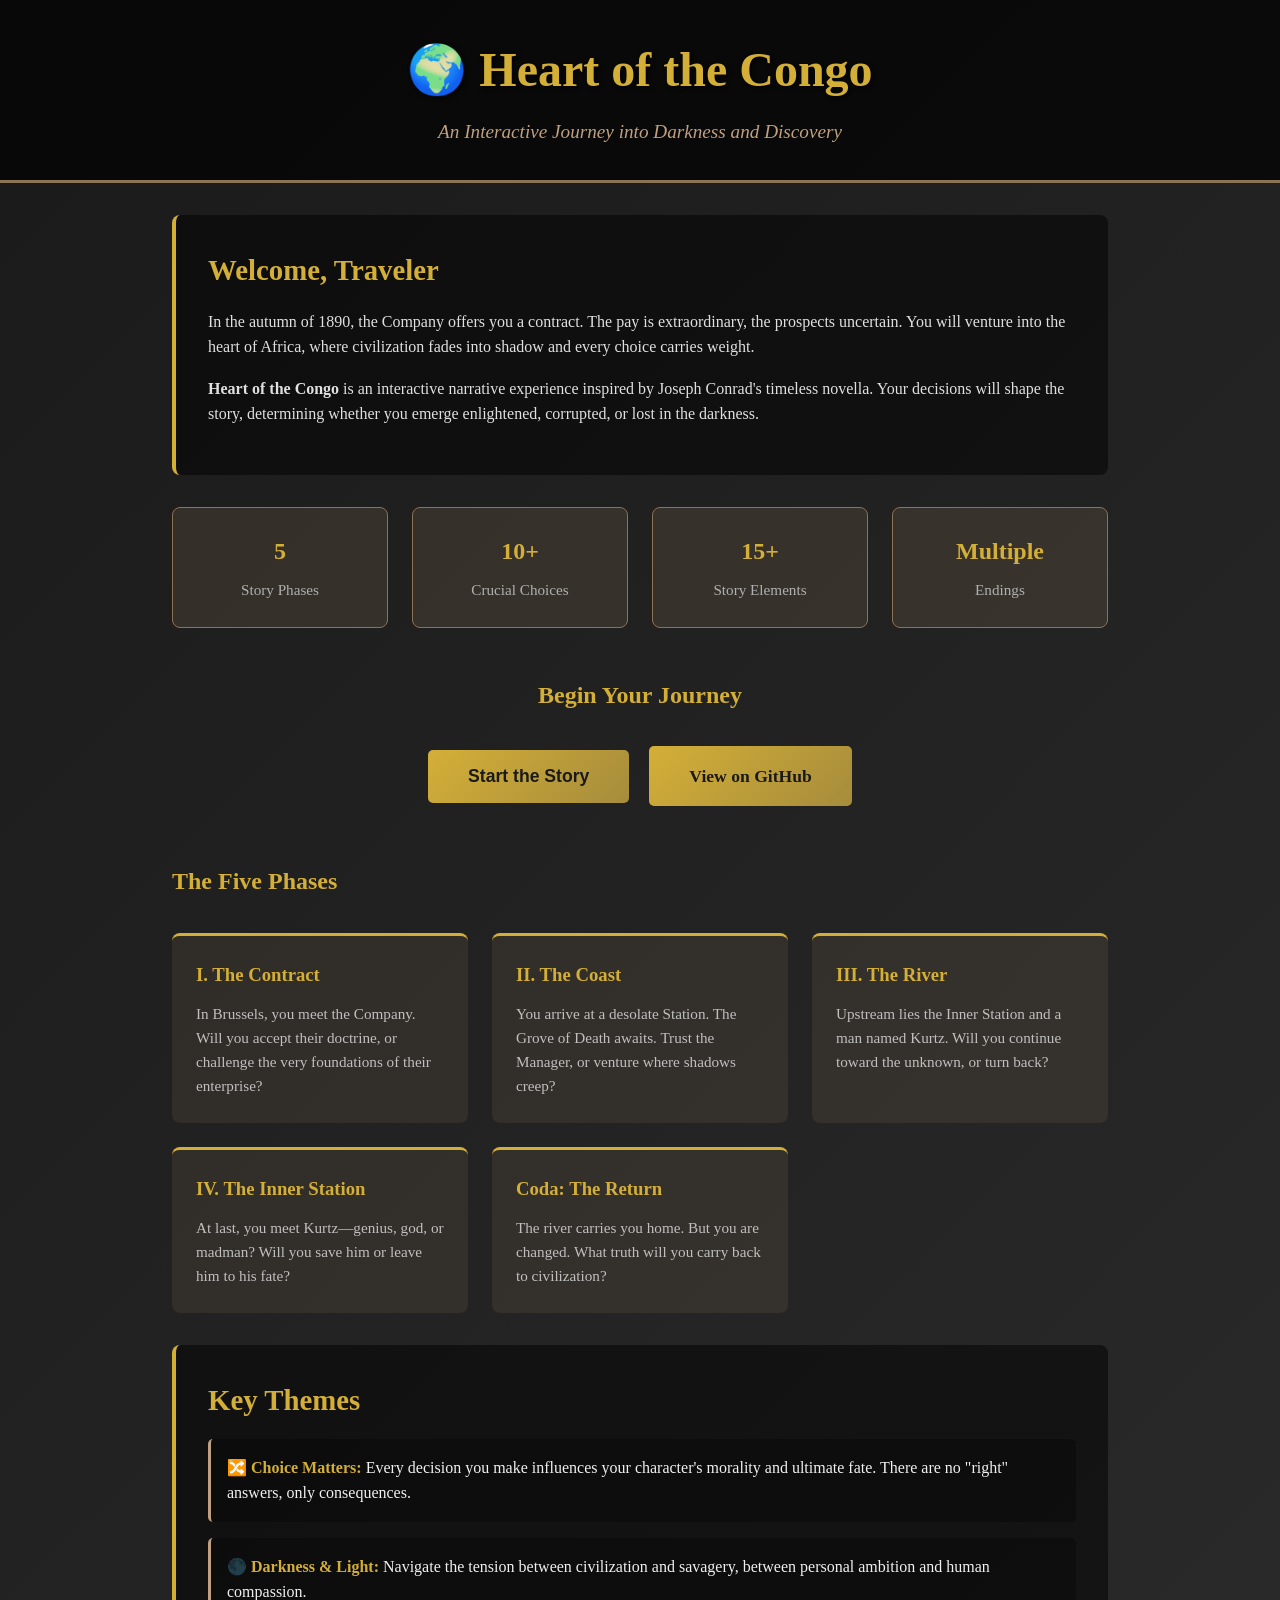
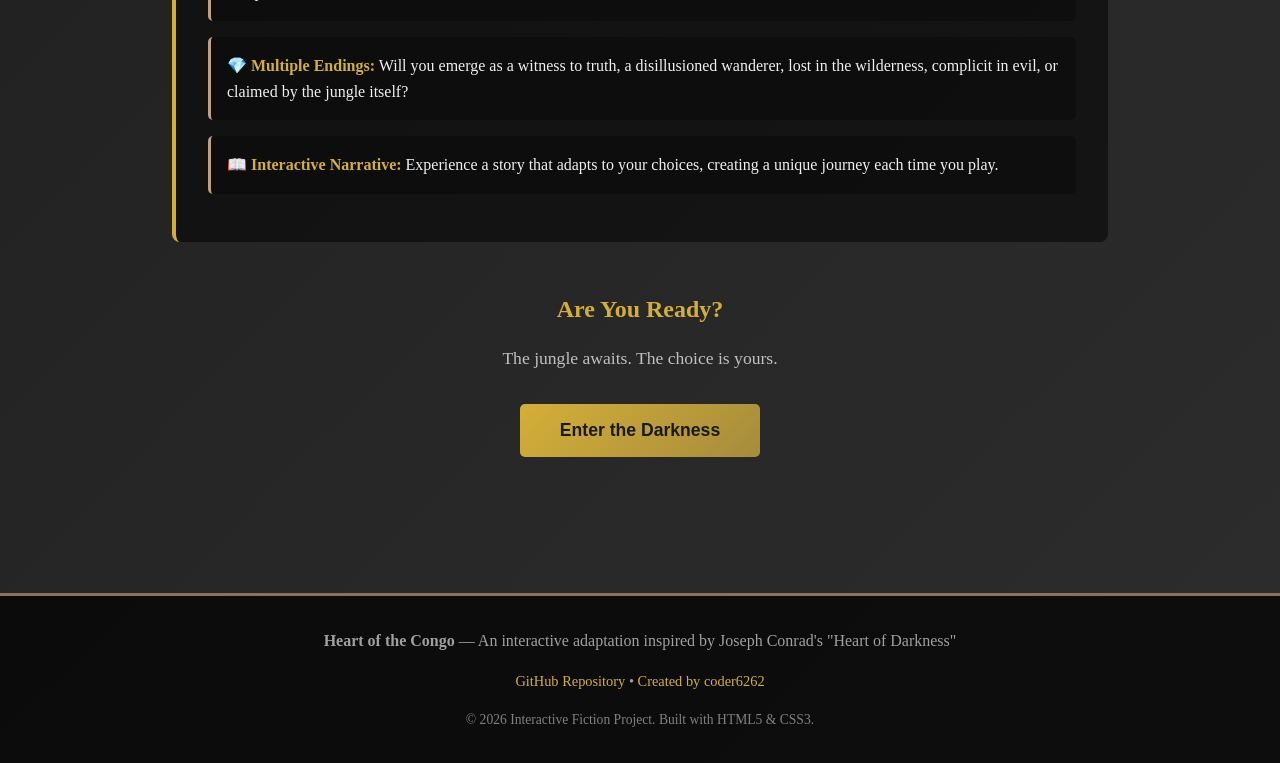
<file: index.html>
<!DOCTYPE html>
<html lang="en">
<head>
    <meta charset="UTF-8">
    <meta name="viewport" content="width=device-width, initial-scale=1.0">
    <title>Heart of the Congo - Interactive Story</title>
    <style>
        * {
            margin: 0;
            padding: 0;
            box-sizing: border-box;
        }

        body {
            font-family: 'Georgia', serif;
            background: linear-gradient(135deg, #1a1a1a 0%, #2d2d2d 100%);
            color: #f0f0f0;
            line-height: 1.6;
            min-height: 100vh;
        }

        header {
            background: rgba(0, 0, 0, 0.7);
            padding: 2rem 0;
            border-bottom: 3px solid #8b7355;
            text-align: center;
        }

        header h1 {
            font-size: 3rem;
            color: #d4af37;
            margin-bottom: 0.5rem;
            text-shadow: 2px 2px 4px rgba(0, 0, 0, 0.8);
        }

        header p {
            font-size: 1.2rem;
            color: #c0a080;
            font-style: italic;
        }

        .container {
            max-width: 1000px;
            margin: 0 auto;
            padding: 2rem;
        }

        .intro-section {
            background: rgba(0, 0, 0, 0.5);
            padding: 2rem;
            border-radius: 8px;
            border-left: 4px solid #d4af37;
            margin-bottom: 2rem;
        }

        .intro-section h2 {
            color: #d4af37;
            margin-bottom: 1rem;
            font-size: 1.8rem;
        }

        .intro-section p {
            margin-bottom: 1rem;
            color: #e0e0e0;
        }

        .story-stats {
            display: grid;
            grid-template-columns: repeat(auto-fit, minmax(200px, 1fr));
            gap: 1.5rem;
            margin: 2rem 0;
        }

        .stat-card {
            background: rgba(139, 115, 85, 0.2);
            padding: 1.5rem;
            border-radius: 8px;
            border: 1px solid #8b7355;
            text-align: center;
        }

        .stat-card h3 {
            color: #d4af37;
            font-size: 1.5rem;
            margin-bottom: 0.5rem;
        }

        .stat-card p {
            color: #b0b0b0;
            font-size: 0.95rem;
        }

        .cta-section {
            text-align: center;
            margin: 3rem 0;
        }

        .btn {
            display: inline-block;
            padding: 1rem 2.5rem;
            background: linear-gradient(135deg, #d4af37 0%, #a68c3c 100%);
            color: #1a1a1a;
            text-decoration: none;
            border-radius: 5px;
            font-size: 1.1rem;
            font-weight: bold;
            transition: all 0.3s ease;
            border: none;
            cursor: pointer;
            margin: 0.5rem;
        }

        .btn:hover {
            transform: translateY(-2px);
            box-shadow: 0 8px 16px rgba(212, 175, 55, 0.3);
        }

        .phases {
            display: grid;
            grid-template-columns: repeat(auto-fit, minmax(220px, 1fr));
            gap: 1.5rem;
            margin: 2rem 0;
        }

        .phase-card {
            background: rgba(139, 115, 85, 0.15);
            padding: 1.5rem;
            border-radius: 8px;
            border-top: 3px solid #d4af37;
            transition: all 0.3s ease;
        }

        .phase-card:hover {
            background: rgba(139, 115, 85, 0.3);
            transform: translateY(-4px);
        }

        .phase-card h3 {
            color: #d4af37;
            margin-bottom: 0.75rem;
        }

        .phase-card p {
            color: #c0c0c0;
            font-size: 0.95rem;
        }

        footer {
            background: rgba(0, 0, 0, 0.7);
            padding: 2rem;
            text-align: center;
            border-top: 3px solid #8b7355;
            margin-top: 3rem;
            color: #a0a0a0;
        }

        footer a {
            color: #d4af37;
            text-decoration: none;
        }

        footer a:hover {
            text-decoration: underline;
        }

        .choice-preview {
            background: rgba(0, 0, 0, 0.3);
            padding: 1rem;
            border-radius: 5px;
            margin: 1rem 0;
            border-left: 3px solid #c0a080;
        }

        .choice-preview strong {
            color: #d4af37;
        }

        @media (max-width: 768px) {
            header h1 {
                font-size: 2rem;
            }

            .container {
                padding: 1rem;
            }

            .story-stats, .phases {
                grid-template-columns: 1fr;
            }
        }
    </style>
  <meta property="og:title" content="Heart of the Congo - Interactive Story">
  <meta name="twitter:title" content="Heart of the Congo - Interactive Story">
  <meta name="description" content="An interactive web adventure exploring African-European Imperialism through Conrad&#39;s Heart of Darkness.">
  <meta property="og:description" content="An interactive web adventure exploring African-European Imperialism through Conrad&#39;s Heart of Darkness.">
  <meta name="twitter:description" content="An interactive web adventure exploring African-European Imperialism through Conrad&#39;s Heart of Darkness.">
  <meta property="og:image" content="https://pub-bb2e103a32db4e198524a2e9ed8f35b4.r2.dev/ab7fa8aa-7d4c-4117-b0ad-cb127447cb38/id-preview-b37caf22--93f38437-7f17-4f26-ae7a-4567dd6b5e98.lovable.app-1778599562715.png">
  <meta name="twitter:image" content="https://pub-bb2e103a32db4e198524a2e9ed8f35b4.r2.dev/ab7fa8aa-7d4c-4117-b0ad-cb127447cb38/id-preview-b37caf22--93f38437-7f17-4f26-ae7a-4567dd6b5e98.lovable.app-1778599562715.png">
  <meta name="twitter:card" content="summary_large_image">
  <meta property="og:type" content="website">
</head>
<body>
    <header>
        <h1>🌍 Heart of the Congo</h1>
        <p>An Interactive Journey into Darkness and Discovery</p>
    </header>

    <div class="container">
        <section class="intro-section">
            <h2>Welcome, Traveler</h2>
            <p>
                In the autumn of 1890, the Company offers you a contract. The pay is extraordinary, 
                the prospects uncertain. You will venture into the heart of Africa, where civilization 
                fades into shadow and every choice carries weight.
            </p>
            <p>
                <strong>Heart of the Congo</strong> is an interactive narrative experience inspired by 
                Joseph Conrad's timeless novella. Your decisions will shape the story, determining whether 
                you emerge enlightened, corrupted, or lost in the darkness.
            </p>
        </section>

        <section class="story-stats">
            <div class="stat-card">
                <h3>5</h3>
                <p>Story Phases</p>
            </div>
            <div class="stat-card">
                <h3>10+</h3>
                <p>Crucial Choices</p>
            </div>
            <div class="stat-card">
                <h3>15+</h3>
                <p>Story Elements</p>
            </div>
            <div class="stat-card">
                <h3>Multiple</h3>
                <p>Endings</p>
            </div>
        </section>

        <section class="cta-section">
            <h2 style="color: #d4af37; margin-bottom: 1.5rem;">Begin Your Journey</h2>
            <button class="btn" onclick="alert('Story experience coming soon. Check back for the interactive narrative.')">
                Start the Story
            </button>
            <a href="https://github.com/coder6262/heart-of-the-congo" class="btn">
                View on GitHub
            </a>
        </section>

        <section>
            <h2 style="color: #d4af37; margin: 2rem 0 1rem 0;">The Five Phases</h2>
            <div class="phases">
                <div class="phase-card">
                    <h3>I. The Contract</h3>
                    <p>
                        In Brussels, you meet the Company. Will you accept their doctrine, 
                        or challenge the very foundations of their enterprise?
                    </p>
                </div>
                <div class="phase-card">
                    <h3>II. The Coast</h3>
                    <p>
                        You arrive at a desolate Station. The Grove of Death awaits. 
                        Trust the Manager, or venture where shadows creep?
                    </p>
                </div>
                <div class="phase-card">
                    <h3>III. The River</h3>
                    <p>
                        Upstream lies the Inner Station and a man named Kurtz. 
                        Will you continue toward the unknown, or turn back?
                    </p>
                </div>
                <div class="phase-card">
                    <h3>IV. The Inner Station</h3>
                    <p>
                        At last, you meet Kurtz—genius, god, or madman? 
                        Will you save him or leave him to his fate?
                    </p>
                </div>
                <div class="phase-card">
                    <h3>Coda: The Return</h3>
                    <p>
                        The river carries you home. But you are changed. 
                        What truth will you carry back to civilization?
                    </p>
                </div>
            </div>
        </section>

        <section class="intro-section">
            <h2>Key Themes</h2>
            <div class="choice-preview">
                <strong>🔀 Choice Matters:</strong> Every decision you make influences your character's morality and ultimate fate. 
                There are no "right" answers, only consequences.
            </div>
            <div class="choice-preview">
                <strong>🌑 Darkness & Light:</strong> Navigate the tension between civilization and savagery, 
                between personal ambition and human compassion.
            </div>
            <div class="choice-preview">
                <strong>💎 Multiple Endings:</strong> Will you emerge as a witness to truth, a disillusioned wanderer, 
                lost in the wilderness, complicit in evil, or claimed by the jungle itself?
            </div>
            <div class="choice-preview">
                <strong>📖 Interactive Narrative:</strong> Experience a story that adapts to your choices, 
                creating a unique journey each time you play.
            </div>
        </section>

        <section style="margin: 3rem 0; text-align: center;">
            <h2 style="color: #d4af37; margin-bottom: 1rem;">Are You Ready?</h2>
            <p style="color: #c0c0c0; margin-bottom: 1.5rem; font-size: 1.1rem;">
                The jungle awaits. The choice is yours.
            </p>
            <button class="btn" onclick="alert('Story experience coming soon. Check back for the interactive narrative.')">
                Enter the Darkness
            </button>
        </section>
    </div>

    <footer>
        <p>
            <strong>Heart of the Congo</strong> — An interactive adaptation inspired by Joseph Conrad's "Heart of Darkness"
        </p>
        <p style="margin-top: 1rem; font-size: 0.9rem;">
            <a href="https://github.com/coder6262/heart-of-the-congo">GitHub Repository</a> • 
            <a href="https://github.com/coder6262">Created by coder6262</a>
        </p>
        <p style="margin-top: 1rem; font-size: 0.85rem; color: #808080;">
            © 2026 Interactive Fiction Project. Built with HTML5 & CSS3.
        </p>
    </footer>
</body>
</html>
</file>
